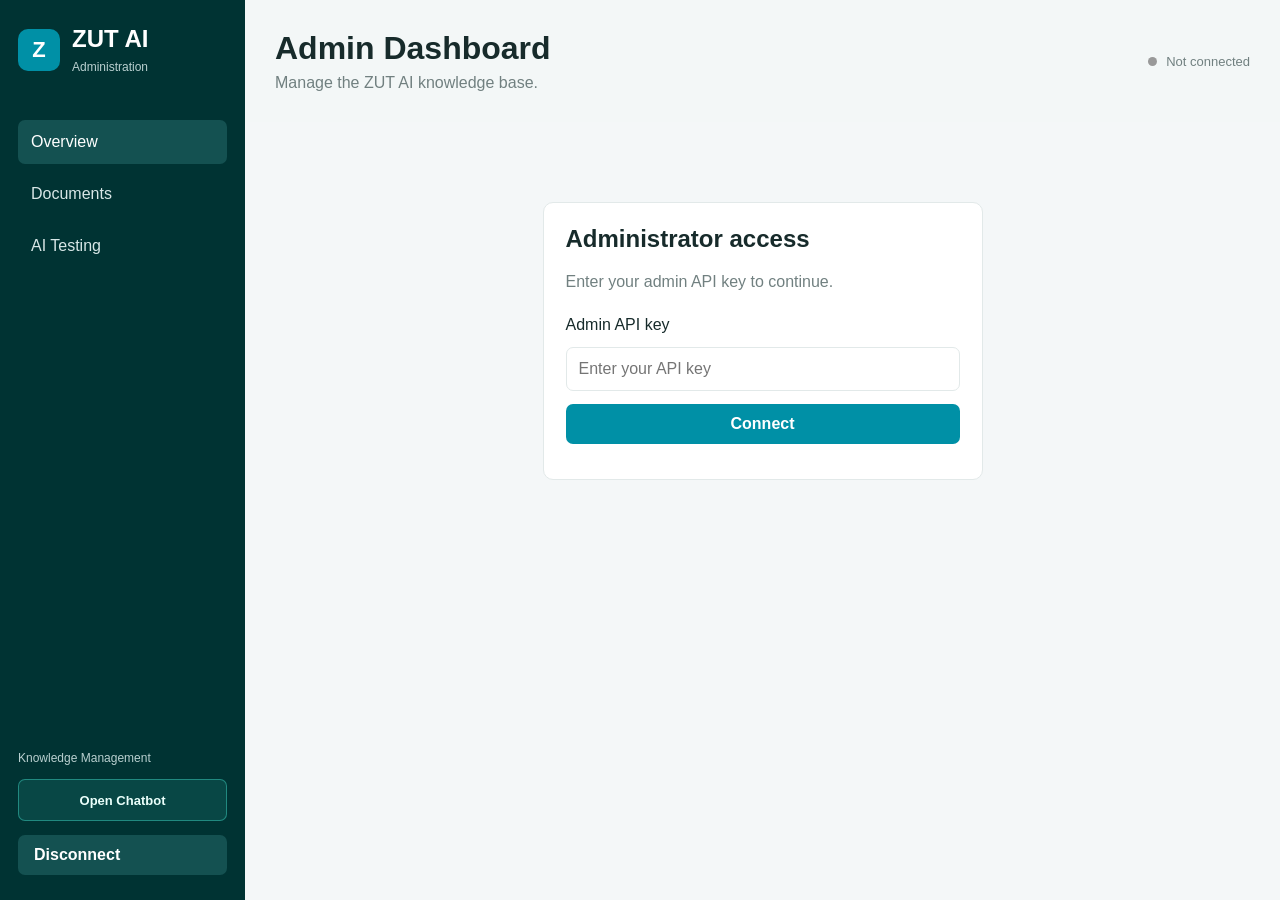
<file: frontend/admin/admin.html>
<!DOCTYPE html>
<html lang="en">
<head>
    <meta charset="UTF-8">
    <meta name="viewport" content="width=device-width, initial-scale=1.0">

    <title>ZUT AI | Admin Dashboard</title>

    <link rel="stylesheet" href="admin.css">
    <link rel="icon" type="image/svg+xml" href="../favicon.svg">
</head>

<body>

    <div class="admin-layout">

        <aside class="sidebar">
            <div class="brand">
                <div class="brand-icon">Z</div>
                <div>
                    <h2>ZUT AI</h2>
                    <span>Administration</span>
                </div>
            </div>

            <nav>
                <a href="#overview" class="active">Overview</a>
                <a href="#documents">Documents</a>
                <a href="#ai-testing">AI Testing</a>
            </nav>

            <div class="sidebar-footer">
                <span>Knowledge Management</span>
                <a href="/" class="chatbot-nav-button">
                    Open Chatbot
                </a>
                <button id="logout-button" class="logout-button">
                    Disconnect
                </button>
            </div>
        </aside>

        <main class="main-content">

            <header class="topbar">
                <div>
                    <h1>Admin Dashboard</h1>
                    <p>Manage the ZUT AI knowledge base.</p>
                </div>

                <div class="connection-status">
                    <span id="connection-indicator"></span>
                    <span id="connection-text">Not connected</span>
                </div>
            </header>

            <!-- Authentication -->
            <section id="login-section" class="login-section">
                <div class="login-card">
                    <h2>Administrator access</h2>
                    <p>Enter your admin API key to continue.</p>

                    <form id="login-form">
                        <label for="api-key">Admin API key</label>

                        <input
                            type="password"
                            id="api-key"
                            placeholder="Enter your API key"
                            required
                        >

                        <button type="submit">Connect</button>
                    </form>

                    <p id="login-error" class="error-message"></p>
                </div>
            </section>

            <!-- Dashboard -->
            <section id="dashboard-section" hidden>

                <section id="overview" class="section">
                    <div class="section-heading">
                        <div>
                            <h2>Overview</h2>
                            <p>Knowledge base summary</p>
                        </div>

                        <button id="refresh-button" class="secondary-button">
                            Refresh
                        </button>
                    </div>

                    <div class="stats-grid">

                        <article class="stat-card">
                            <span>Documents</span>
                            <strong id="total-documents">0</strong>
                        </article>

                        <article class="stat-card">
                            <span>Indexed chunks</span>
                            <strong id="total-chunks">0</strong>
                        </article>

                        <article class="stat-card">
                            <span>Indexed documents</span>
                            <strong id="indexed-documents">0</strong>
                        </article>

                        <article class="stat-card">
                            <span>API status</span>
                            <strong id="api-status">Unknown</strong>
                        </article>

                    </div>
                </section>

                <section id="documents" class="section">

                    <div class="section-heading">
                        <div>
                            <h2>Documents</h2>
                            <p>Upload and manage knowledge-base files.</p>
                        </div>
                    </div>

                    <div class="upload-card">
                        <form id="upload-form">

                            <label for="document-file">
                                Select a document
                            </label>

                            <input
                                type="file"
                                id="document-file"
                                accept=".pdf,.txt,.docx"
                                required
                            >

                            <p class="hint">
                                Supported formats: PDF, TXT and DOCX.
                                Maximum size: 15 MB.
                            </p>

                            <button type="submit" id="upload-button">
                                Upload document
                            </button>

                        </form>

                        <p id="upload-message" class="message"></p>
                    </div>

                    <div class="document-card">

                        <div class="document-heading">
                            <h3>Document library</h3>
                            <span id="document-count">0 documents</span>
                        </div>

                        <div id="document-list" class="document-list">
                            <p class="empty-state">
                                Connect to load documents.
                            </p>
                        </div>

                    </div>

                    <div class="document-card">

                        <div class="document-heading">
                            <h3>Indexed sources</h3>
                            <span id="source-count">0 sources</span>
                        </div>

                        <div id="source-list" class="document-list">
                            <p class="empty-state">
                                Connect to load sources.
                            </p>
                        </div>

                    </div>

                </section>

                <section id="ai-testing" class="section">
                    <div class="section-heading">
                        <div>
                            <h2>AI Testing</h2>
                            <p>Test the student assistant's responses.</p>
                        </div>
                    </div>

                    <div class="testing-card">
                        <p>
                            The AI testing panel will be connected in
                            the next development step.
                        </p>
                    </div>
                </section>

            </section>

            <div id="notification" class="notification" role="status"></div>

        </main>

    </div>

    <script src="admin.js"></script>

</body>
</html>
</file>
<file: frontend/admin/admin.css>
:root {
    --primary: #003333;
    --accent: #0090A6;
    --background: #f4f7f8;
    --surface: #ffffff;
    --text: #172b2b;
    --muted: #718080;
    --border: #e2e9e9;
    --danger: #c0392b;
}

* {
    box-sizing: border-box;
}

body {
    margin: 0;
    font-family: Arial, sans-serif;
    background: var(--background);
    color: var(--text);
}

button,
input {
    font: inherit;
}

button {
    cursor: pointer;
    border: none;
    border-radius: 7px;
    padding: 11px 16px;
    background: var(--accent);
    color: white;
    font-weight: 600;
}

button:hover {
    opacity: 0.9;
}

button:disabled {
    opacity: 0.6;
    cursor: not-allowed;
}

.admin-layout {
    min-height: 100vh;
    display: flex;
}

.sidebar {
    width: 245px;
    background: var(--primary);
    color: white;
    padding: 25px 18px;
    display: flex;
    flex-direction: column;
    position: fixed;
    inset: 0 auto 0 0;
}

.brand {
    display: flex;
    align-items: center;
    gap: 12px;
    margin-bottom: 45px;
}

.brand-icon {
    width: 42px;
    height: 42px;
    border-radius: 10px;
    background: var(--accent);
    display: grid;
    place-items: center;
    font-size: 22px;
    font-weight: bold;
}

.brand h2 {
    margin: 0 0 4px;
}

.brand span,
.sidebar-footer span {
    color: #b9d0d0;
    font-size: 12px;
}

.sidebar nav {
    display: grid;
    gap: 8px;
}

.sidebar nav a {
    color: #d8e7e7;
    text-decoration: none;
    padding: 13px;
    border-radius: 7px;
}

.sidebar nav a:hover,
.sidebar nav a.active {
    background: #145151;
    color: white;
}

.sidebar-footer {
    margin-top: auto;
    display: grid;
    gap: 14px;
}

.logout-button {
    background: #145151;
    text-align: left;
}

.main-content {
    width: calc(100% - 245px);
    margin-left: 245px;
    padding: 30px;
}

.topbar,
.section-heading,
.document-heading {
    display: flex;
    align-items: center;
    justify-content: space-between;
    gap: 15px;
}

.topbar {
    position: sticky;
    top: 0;
    z-index: 50;

    margin: -30px -30px 35px;
    padding: 30px;

    background: #f3f7f7;
}

.topbar h1,
.section-heading h2 {
    margin: 0 0 7px;
}

.topbar p,
.section-heading p {
    color: var(--muted);
    margin: 0;
}

.connection-status {
    display: flex;
    align-items: center;
    gap: 9px;
    font-size: 13px;
    color: var(--muted);
}

#connection-indicator {
    width: 9px;
    height: 9px;
    background: #999;
    border-radius: 50%;
}

#connection-indicator.connected {
    background: #20a36b;
}

.section {
    margin-bottom: 38px;
    scroll-margin-top: 25px;
}

.stats-grid {
    display: grid;
    grid-template-columns: repeat(4, minmax(0, 1fr));
    gap: 18px;
    margin-top: 22px;
}

.stat-card,
.upload-card,
.document-card,
.testing-card,
.login-card {
    background: var(--surface);
    border: 1px solid var(--border);
    border-radius: 10px;
    padding: 22px;
}

.stat-card {
    display: grid;
    gap: 15px;
}

.stat-card span {
    color: var(--muted);
    font-size: 14px;
}

.stat-card strong {
    font-size: 28px;
    color: var(--primary);
}

.secondary-button {
    background: #e5f1f2;
    color: var(--primary);
}

.upload-card,
.document-card,
.testing-card {
    margin-top: 20px;
}

.upload-card form {
    display: grid;
    gap: 13px;
}

input[type="file"],
input[type="password"] {
    width: 100%;
    padding: 12px;
    border: 1px solid var(--border);
    border-radius: 7px;
    background: white;
}

.hint {
    color: var(--muted);
    font-size: 13px;
    margin: 0;
}

.upload-card button {
    justify-self: start;
}

.document-heading {
    margin-bottom: 20px;
}

.document-heading h3 {
    margin: 0;
}

.document-list {
    display: grid;
    gap: 12px;
}

.document-item {
    display: flex;
    align-items: center;
    justify-content: space-between;
    gap: 15px;
    padding: 15px;
    border: 1px solid var(--border);
    border-radius: 8px;
}

.document-info {
    min-width: 0;
}

.document-info strong {
    display: block;
    overflow-wrap: anywhere;
    margin-bottom: 6px;
}

.document-info span {
    color: var(--muted);
    font-size: 12px;
}

.delete-button {
    background: #fff0ee;
    color: var(--danger);
    flex-shrink: 0;
}

.empty-state {
    color: var(--muted);
    text-align: center;
    padding: 25px;
}

.login-section {
    max-width: 440px;
    margin: 80px auto;
}

.login-card h2 {
    margin-top: 0;
}

.login-card > p {
    color: var(--muted);
}

.login-card form {
    display: grid;
    gap: 13px;
    margin-top: 25px;
}

.error-message {
    color: var(--danger) !important;
    font-size: 13px;
}

.message {
    font-size: 13px;
}

.notification {
    position: fixed;
    right: 25px;
    bottom: 25px;
    background: var(--primary);
    color: white;
    padding: 14px 18px;
    border-radius: 8px;
    opacity: 0;
    pointer-events: none;
    transition: opacity 0.2s;
}

.notification.show {
    opacity: 1;
}

[hidden] {
    display: none !important;
}

.chatbot-nav-button {
    min-height: 42px;
    display: flex;
    align-items: center;
    justify-content: center;
    border: 1px solid rgba(66, 217, 200, 0.45);
    border-radius: 7px;
    background: rgba(66, 217, 200, 0.12);
    color: #eafffb;
    text-align: center;
    text-decoration: none;
    font-size: 13px;
    font-weight: 600;
    transition: background 0.2s ease, border-color 0.2s ease;
}

.chatbot-nav-button:hover {
    background: rgba(66, 217, 200, 0.22);
    border-color: #42d9c8;
}

@media (max-width: 950px) {
    .stats-grid {
        grid-template-columns: repeat(2, 1fr);
    }
}

@media (max-width: 650px) {
    .sidebar {
        width: 100%;
        height: auto;
        position: static;
        padding: 15px;
    }

    .admin-layout {
        display: block;
    }

    .brand {
        margin-bottom: 15px;
    }

    .sidebar nav {
        grid-template-columns: repeat(3, 1fr);
    }

    .sidebar nav a {
        text-align: center;
        font-size: 13px;
        padding: 10px 5px;
    }

    .sidebar-footer {
        margin-top: 15px;
    }

    .main-content {
        width: 100%;
        margin: 0;
        padding: 20px 15px;
    }

    .stats-grid {
        grid-template-columns: 1fr 1fr;
        gap: 10px;
    }

    .stat-card {
        padding: 15px;
    }

    .stat-card strong {
        font-size: 23px;
    }

    .topbar {
        align-items: flex-start;
        flex-direction: column;
    }

    .document-item {
        align-items: flex-start;
    }
}

@media (max-width: 380px) {
    .stats-grid {
        grid-template-columns: 1fr;
    }
}
</file>
